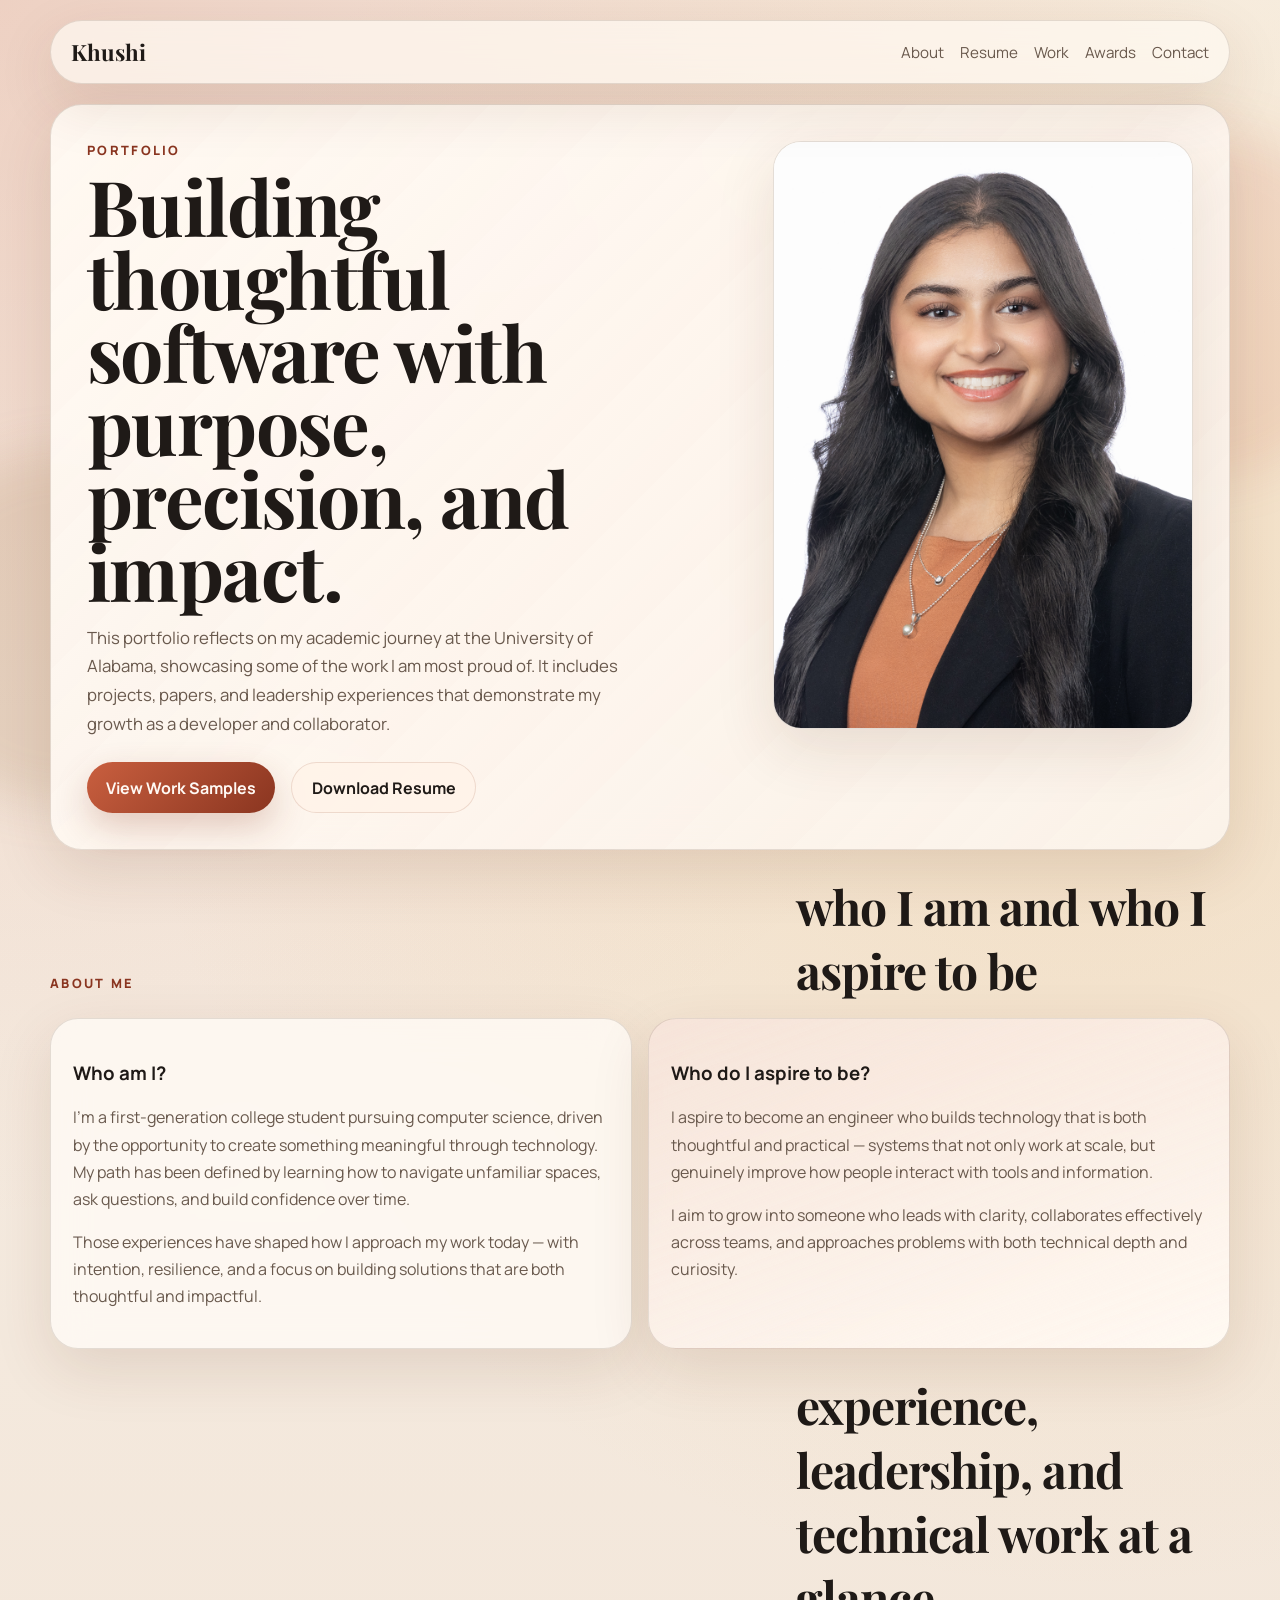
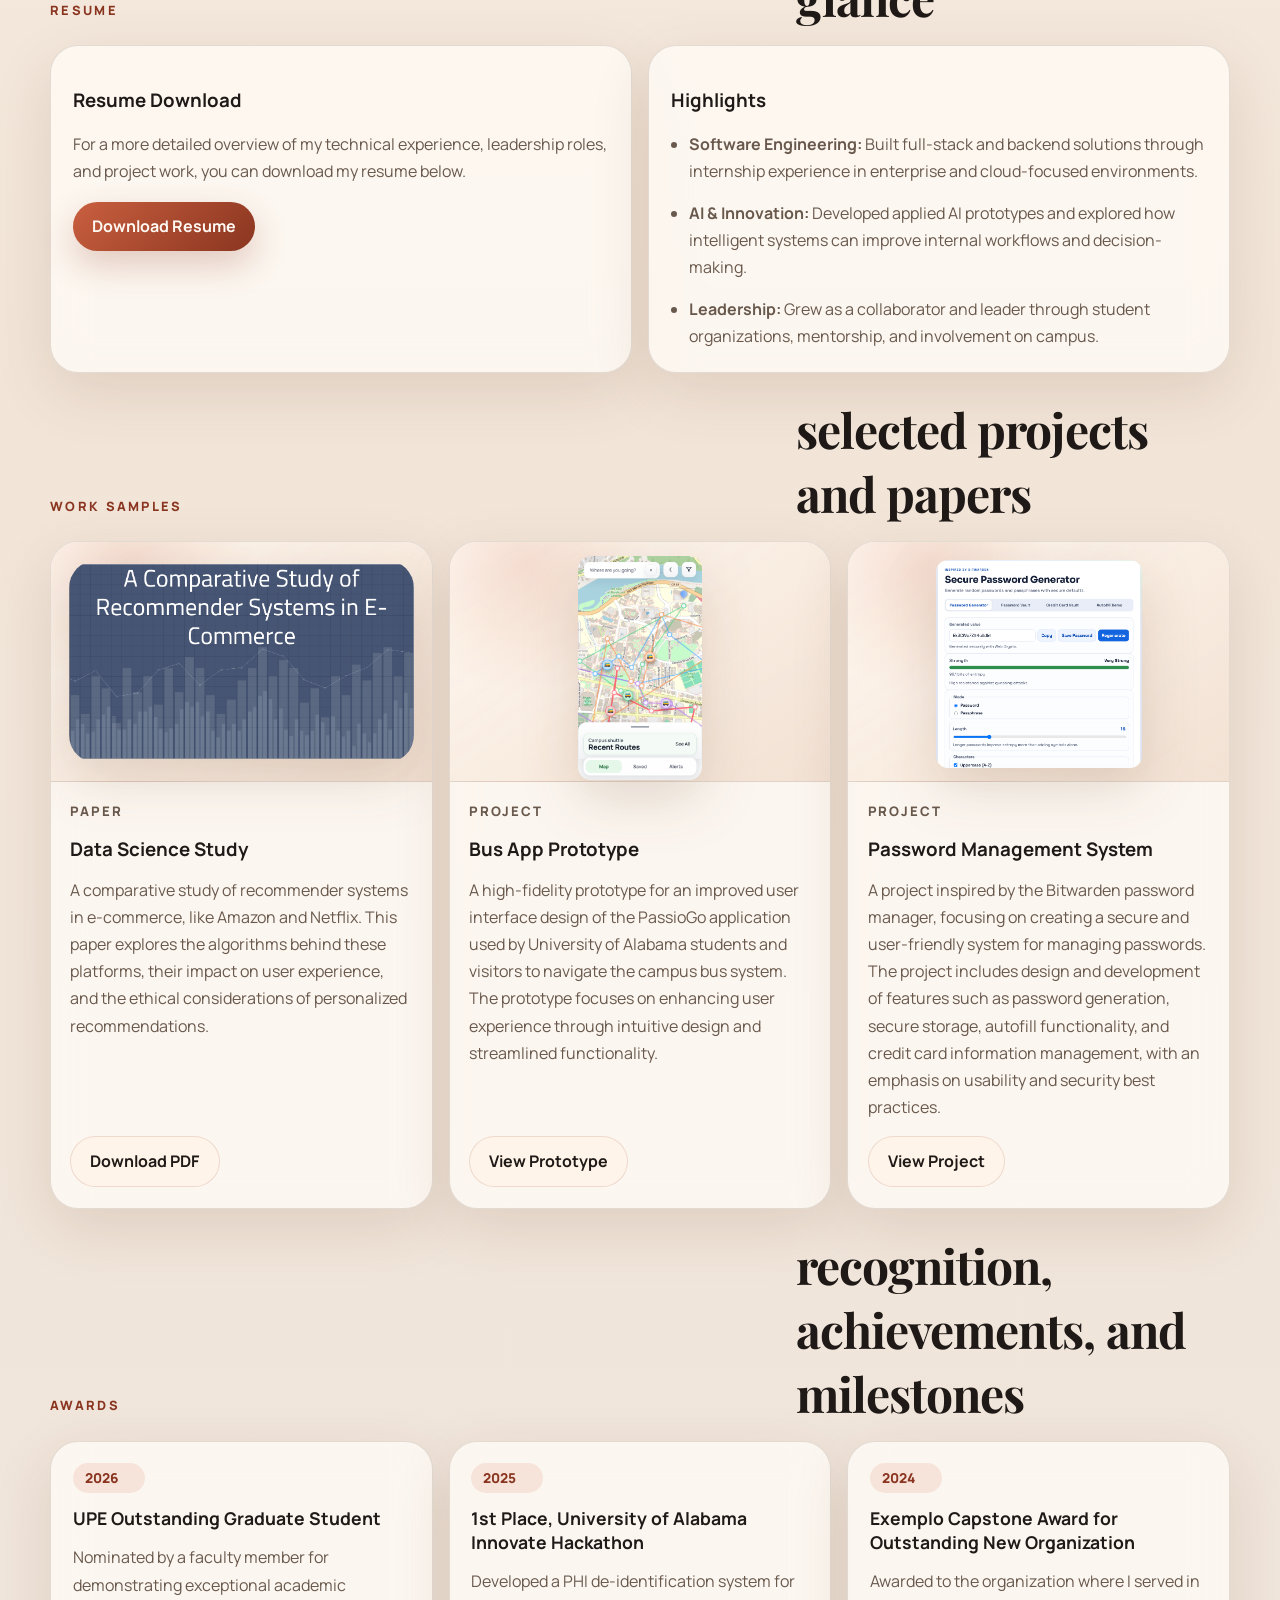
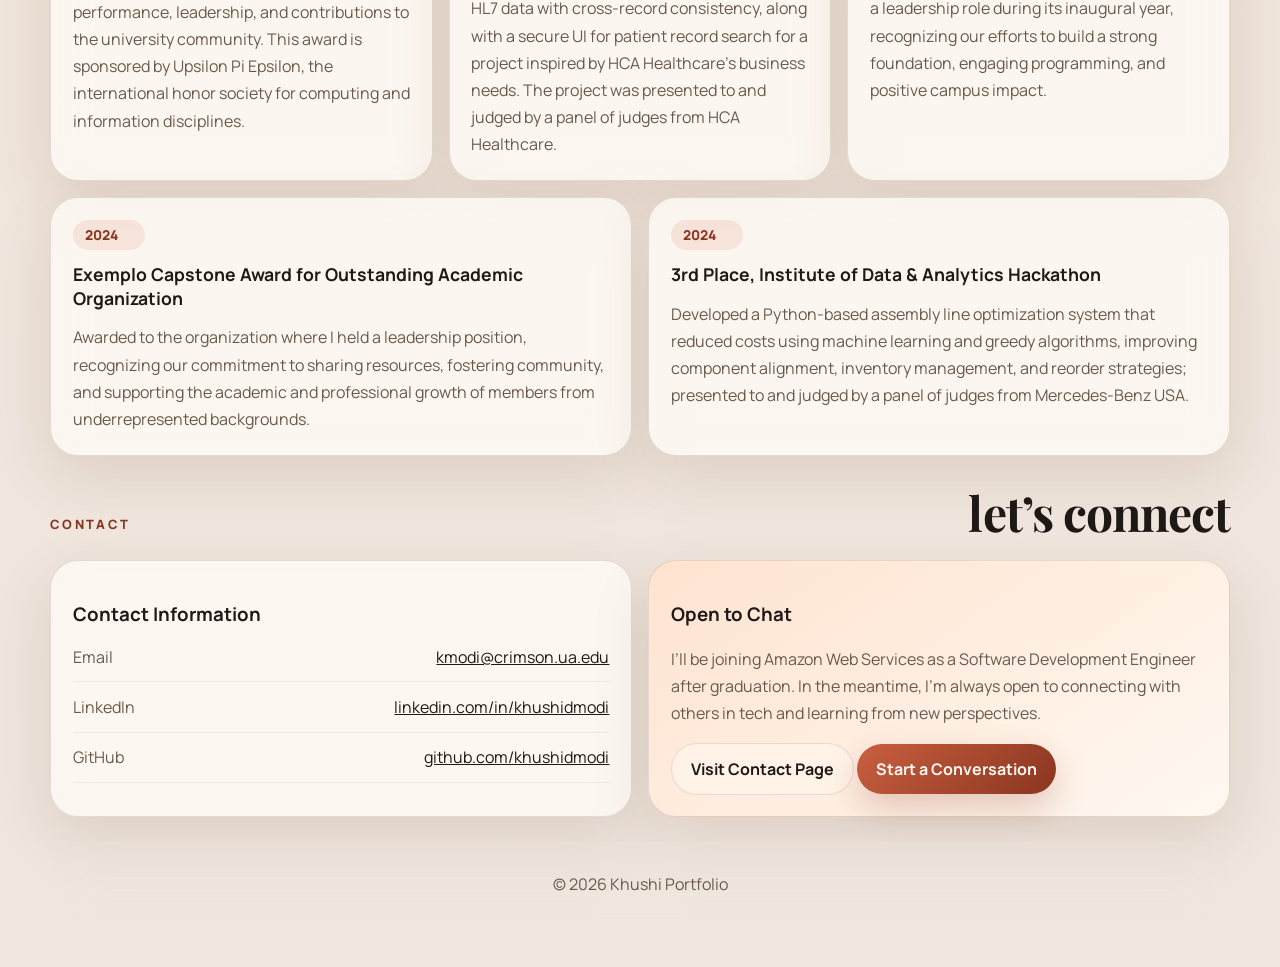
<file: index.html>
<!DOCTYPE html>
<html lang="en">
  <head>
    <meta charset="UTF-8" />
    <meta name="viewport" content="width=device-width, initial-scale=1.0" />
    <title>Khushi Portfolio</title>
    <meta
      name="description"
      content="Portfolio for Khushi featuring an about section, resume, work samples, awards, and contact details."
    />
    <link rel="preconnect" href="https://fonts.googleapis.com" />
    <link rel="preconnect" href="https://fonts.gstatic.com" crossorigin />
    <link
      href="https://fonts.googleapis.com/css2?family=Manrope:wght@400;500;700;800&amp;family=Playfair+Display:wght@600;700&amp;display=swap"
      rel="stylesheet"
    />
    <link rel="stylesheet" href="styles.css" />
  </head>
  <body>
    <div class="page-shell">
      <header class="site-header">
        <a class="brand" href="#top">Khushi</a>
        <nav class="site-nav" aria-label="Primary">
          <a href="#about">About</a>
          <a href="#resume">Resume</a>
          <a href="#samples">Work</a>
          <a href="#awards">Awards</a>
          <a href="contact.html">Contact</a>
        </nav>
      </header>

      <main id="top">
        <section class="hero section-frame">
          <div class="hero-copy">
            <p class="eyebrow">Portfolio</p>
            <h1>Building thoughtful software with purpose, precision, and impact.</h1>
            <p class="lede">
              This portfolio reflects on my academic journey at the University of Alabama, 
              showcasing some of the work I am most proud of. It includes projects, papers, 
              and leadership experiences that demonstrate my growth as a developer and collaborator.
            </p>
            <div class="hero-actions">
              <a class="button button-primary" href="#samples">View Work Samples</a>
              <a class="button button-secondary" href="resume/April2026_KhushiModi_Resume.pdf" download>
                Download Resume
              </a>
            </div>
          </div>
          <aside class="hero-panel">
            <div class="headshot-card">
              <img
                src="assets/headshot.jpg"
              />
            </div>
          </aside>
        </section>

        <section id="about" class="section-grid">
          <div class="section-heading">
            <p class="eyebrow">About Me</p>
            <h2>who I am and who I aspire to be</h2>
          </div>
          <div class="statement-grid">
            <article class="content-card statement-card">
              <h3>Who am I?</h3>
              <p>
                I'm a first-generation college student pursuing computer science, driven by the opportunity to create 
                something meaningful through technology. My path has been defined by learning how to navigate unfamiliar 
                spaces, ask questions, and build confidence over time.
              </p>
              <p>
                Those experiences have shaped how I approach my work today — with intention, resilience, and a focus 
                on building solutions that are both thoughtful and impactful.
              </p>
            </article>
            <article class="content-card statement-card accent-card">
              <h3>Who do I aspire to be?</h3>
              <p>
                I aspire to become an engineer who builds technology that is both thoughtful and practical — 
                systems that not only work at scale, but genuinely improve how people interact with tools and information.
              </p>
              <p>
                I aim to grow into someone who leads with clarity, collaborates effectively across teams, 
                and approaches problems with both technical depth and curiosity.
              </p>
            </article>
          </div>
        </section>

        <section id="resume" class="section-grid">
          <div class="section-heading">
            <p class="eyebrow">Resume</p>
            <h2>experience, leadership, and technical work at a glance</h2>
          </div>
          <div class="resume-layout">
            <article class="content-card resume-card">
              <div>
                <h3>Resume Download</h3>
                <p>
                  For a more detailed overview of my technical experience, leadership roles, 
                  and project work, you can download my resume below.
                </p>
              </div>
              <a class="button button-primary" href="resume/April2026_KhushiModi_Resume.pdf" download>
                Download Resume
              </a>
            </article>
            <article class="content-card timeline-card">
              <h3>Highlights</h3>
              <ul class="timeline">
                <li>
                  <strong>Software Engineering:</strong> Built full-stack and backend solutions through internship experience in enterprise and cloud-focused environments.
                </li>
                <li>
                  <strong>AI & Innovation:</strong> Developed applied AI prototypes and explored how intelligent systems can improve internal workflows and decision-making.
                </li>
                <li>
                  <strong>Leadership:</strong> Grew as a collaborator and leader through student organizations, mentorship, and involvement on campus.
                </li>
              </ul>
            </article>
          </div>
        </section>

        <section id="samples" class="section-grid">
          <div class="section-heading">
            <p class="eyebrow">Work Samples</p>
            <h2>selected projects and papers</h2>
          </div>
          <div class="samples-grid">
            <article class="sample-card content-card">
              <div class="sample-media">
                <img
                  src="assets/data-science-image.png"
                  alt="Preview image for the Data Science Study paper"
                />
              </div>
              <div class="sample-content">
                <p class="sample-type">Paper</p>
                <h3>Data Science Study</h3>
                <p>
                  A comparative study of recommender systems in e-commerce, 
                  like Amazon and Netflix.
                  This paper explores the algorithms behind these platforms, their impact 
                  on user experience, and the ethical considerations of personalized 
                  recommendations.
                </p>
                <a
                  class="button button-secondary"
                  href="work-samples/DataSciencePaper.pdf"
                  download
                >
                  Download PDF
                </a>
              </div>
            </article>
            <article class="sample-card content-card">
              <div class="sample-media sample-media-phone">
                <img
                  src="assets/bus-app-image.png"
                  alt="Mobile screen preview of the Bus App Prototype"
                />
              </div>
              <div class="sample-content">
                <p class="sample-type">Project</p>
                <h3>Bus App Prototype</h3>
                <p>
                  A high-fidelity prototype for an improved user interface design of the PassioGo
                  application used by University of Alabama students and visitors to navigate the 
                  campus bus system. The prototype focuses on enhancing user experience through intuitive 
                  design and streamlined functionality.
                </p>
                <a
                  class="button button-secondary"
                  href="https://manjilasingh.github.io/bus-app-prototype/"
                  target="_blank"
                  rel="noreferrer"
                >
                  View Prototype
                </a>
              </div>
            </article>
            <article class="sample-card content-card">
              <div class="sample-media">
                <img
                  src="assets/password-manager-image.png"
                  alt="Preview image for the Password Management System"
                />
              </div>
              <div class="sample-content">
                <p class="sample-type">Project</p>
                <h3>Password Management System</h3>
                <p>
                  A project inspired by the Bitwarden password manager, focusing on creating a 
                  secure and user-friendly system for managing passwords. The project includes 
                  design and development of features such as password generation, secure storage, 
                  autofill functionality, and credit card information management, with an emphasis on
                  usability and security best practices.
                </p>
                <a
                  class="button button-secondary"
                  href="https://github.com/khushidmodi/password-generator"
                  target="_blank"
                  rel="noreferrer"
                >
                  View Project
                </a>
              </div>
            </article>
          </div>
        </section>

        <section id="awards" class="section-grid">
          <div class="section-heading">
            <p class="eyebrow">Awards</p>
            <h2>recognition, achievements, and milestones</h2>
          </div>
          <div class="awards-grid awards-grid-five">
            <article class="content-card award-card">
              <span class="award-year">2026</span>
              <h3>UPE Outstanding Graduate Student</h3>
              <p>
                Nominated by a faculty member for demonstrating exceptional academic
                performance, leadership, and contributions to the university
                community. This award is sponsored by Upsilon Pi Epsilon, the
                international honor society for computing and information
                disciplines.
              </p>
            </article>
            <article class="content-card award-card">
              <span class="award-year">2025</span>
              <h3>1st Place, University of Alabama Innovate Hackathon</h3>
              <p>
                Developed a PHI de-identification system for HL7 data with cross-record 
                consistency, along with a secure UI for patient record search for a project 
                inspired by HCA Healthcare's business needs. The project was presented to and judged by a 
                panel of judges from HCA Healthcare.
              </p>
            </article>
            <article class="content-card award-card">
              <span class="award-year">2024</span>
              <h3>Exemplo Capstone Award for Outstanding New Organization</h3>
              <p>
                Awarded to the organization where I served in a leadership role
                during its inaugural year, recognizing our efforts to build a
                strong foundation, engaging programming, and positive campus impact.
              </p>
            </article>
            <article class="content-card award-card">
              <span class="award-year">2024</span>
              <h3>Exemplo Capstone Award for Outstanding Academic Organization</h3>
              <p>
                Awarded to the organization where I held a leadership position,
                recognizing our commitment to sharing resources, fostering
                community, and supporting the academic and professional growth of
                members from underrepresented backgrounds.
              </p>
            </article>
            <article class="content-card award-card">
              <span class="award-year">2024</span>
              <h3>3rd Place, Institute of Data &amp; Analytics Hackathon</h3>
              <p>
                Developed a Python-based assembly line optimization system that reduced 
                costs using machine learning and greedy algorithms, improving component 
                alignment, inventory management, and reorder strategies; presented to and 
                judged by a panel of judges from Mercedes-Benz USA.
              </p>
            </article>
          </div>
        </section>

        <section id="contact" class="section-grid">
          <div class="section-heading">
            <p class="eyebrow">Contact</p>
            <h2>let’s connect</h2>
          </div>
          <div class="contact-layout">
            <article class="content-card contact-card">
              <h3>Contact Information</h3>
              <ul class="contact-list">
                <li><span>Email</span><a href="mailto:kmodi@crimson.ua.edu">kmodi@crimson.ua.edu</a></li>
                <li><span>LinkedIn</span><a href="https://www.linkedin.com/in/khushidmodi" target="_blank" rel="noreferrer">linkedin.com/in/khushidmodi</a></li>
                <li><span>GitHub</span><a href="https://github.com/khushidmodi" target="_blank" rel="noreferrer">github.com/khushidmodi</a></li>
              </ul>
            </article>
            <article class="content-card contact-card spotlight-card">
              <h3>Open to Chat</h3>
              <p>
                I’ll be joining Amazon Web Services as a Software Development Engineer after graduation. 
                In the meantime, I’m always open to connecting with others in tech and learning from new perspectives.
              </p>
              <a class="button button-secondary" href="contact.html">
                Visit Contact Page
              </a>
              <a class="button button-primary" href="mailto:kmodi@crimson.ua.edu">
                Start a Conversation
              </a>
            </article>
          </div>
        </section>
      </main>

      <footer class="site-footer">
        <p>&copy; <span id="year"></span> Khushi Portfolio</p>
      </footer>
    </div>

    <script src="script.js"></script>
  </body>
</html>
</file>
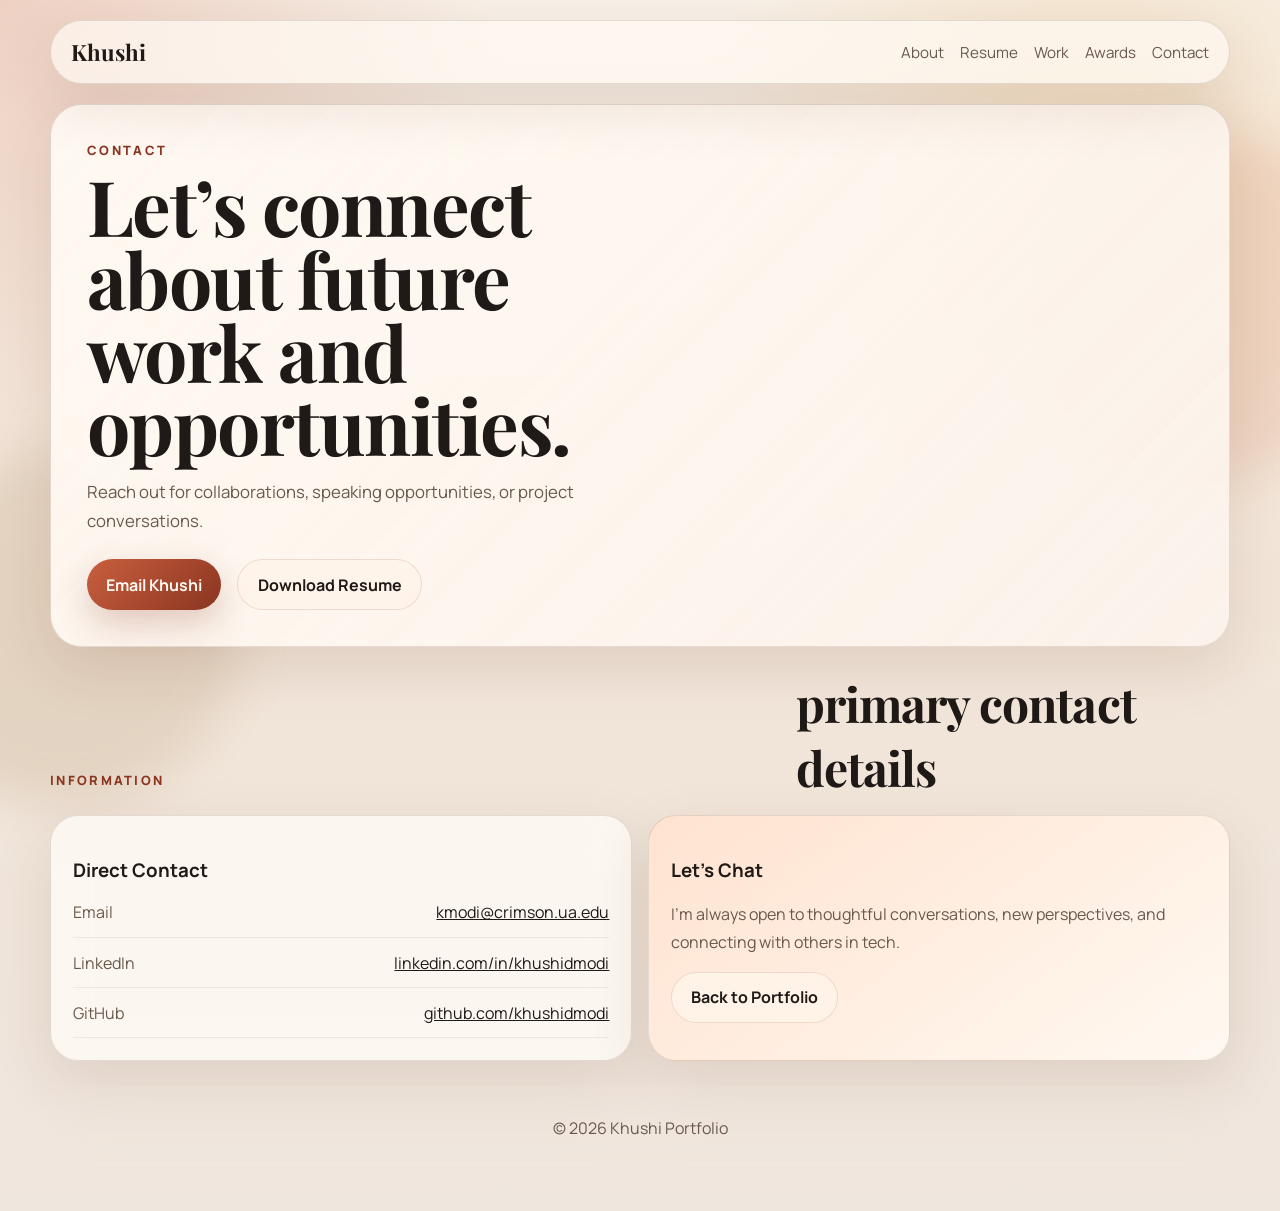
<file: contact.html>
<!DOCTYPE html>
<html lang="en">
  <head>
    <meta charset="UTF-8" />
    <meta name="viewport" content="width=device-width, initial-scale=1.0" />
    <title>Contact | Khushi Portfolio</title>
    <meta
      name="description"
      content="Contact page for Khushi's portfolio."
    />
    <link rel="preconnect" href="https://fonts.googleapis.com" />
    <link rel="preconnect" href="https://fonts.gstatic.com" crossorigin />
    <link
      href="https://fonts.googleapis.com/css2?family=Manrope:wght@400;500;700;800&amp;family=Playfair+Display:wght@600;700&amp;display=swap"
      rel="stylesheet"
    />
    <link rel="stylesheet" href="styles.css" />
  </head>
  <body>
    <div class="page-shell">
      <header class="site-header">
        <a class="brand" href="index.html">Khushi</a>
        <nav class="site-nav" aria-label="Primary">
          <a href="index.html#about">About</a>
          <a href="index.html#resume">Resume</a>
          <a href="index.html#samples">Work</a>
          <a href="index.html#awards">Awards</a>
          <a href="contact.html">Contact</a>
        </nav>
      </header>

      <main>
        <section class="hero section-frame subpage-hero">
          <div class="hero-copy">
            <p class="eyebrow">Contact</p>
            <h1>Let’s connect about future work and opportunities.</h1>
            <p class="lede">
              Reach out for collaborations, speaking
              opportunities, or project conversations.
            </p>
            <div class="hero-actions">
              <a class="button button-primary" href="mailto:kmodi@crimson.ua.edu">
                Email Khushi
              </a>
              <a class="button button-secondary" href="resume/Khushi-Resume.txt" download>
                Download Resume
              </a>
            </div>
          </div>
        </section>

        <section class="section-grid">
          <div class="section-heading">
            <p class="eyebrow">Information</p>
            <h2>primary contact details</h2>
          </div>
          <div class="contact-layout">
            <article class="content-card contact-card">
              <h3>Direct Contact</h3>
              <ul class="contact-list">
                <li><span>Email</span><a href="mailto:kmodi@crimson.ua.edu">kmodi@crimson.ua.edu</a></li>
                <li><span>LinkedIn</span><a href="https://www.linkedin.com/in/khushidmodi" target="_blank" rel="noreferrer">linkedin.com/in/khushidmodi</a></li>
                <li><span>GitHub</span><a href="https://github.com/khushidmodi" target="_blank" rel="noreferrer">github.com/khushidmodi</a></li>
              </ul>
            </article>
            <article class="content-card contact-card spotlight-card">
              <h3>Let's Chat</h3>
              <p>
                I’m always open to thoughtful conversations, new perspectives, and 
                connecting with others in tech.
              </p>
              <a class="button button-secondary" href="index.html">
                Back to Portfolio
              </a>
            </article>
          </div>
        </section>
      </main>

      <footer class="site-footer">
        <p>&copy; <span id="year"></span> Khushi Portfolio</p>
      </footer>
    </div>

    <script src="script.js"></script>
  </body>
</html>
</file>
<file: styles.css>
:root {
  --bg: #f6efe6;
  --bg-soft: rgba(255, 248, 239, 0.72);
  --surface: rgba(255, 252, 247, 0.78);
  --surface-strong: rgba(255, 249, 242, 0.94);
  --ink: #1f1a17;
  --muted: #69594d;
  --line: rgba(79, 57, 39, 0.15);
  --accent: #c95f3f;
  --accent-deep: #8a3520;
  --accent-soft: #f0cfb7;
  --shadow: 0 20px 60px rgba(87, 45, 20, 0.12);
  --radius-lg: 28px;
  --radius-md: 20px;
  --max-width: 1180px;
}

* {
  box-sizing: border-box;
}

html {
  scroll-behavior: smooth;
}

body {
  margin: 0;
  min-height: 100vh;
  font-family: "Manrope", sans-serif;
  color: var(--ink);
  background:
    radial-gradient(circle at top left, rgba(201, 95, 63, 0.22), transparent 28%),
    radial-gradient(circle at 85% 15%, rgba(234, 190, 125, 0.32), transparent 26%),
    linear-gradient(180deg, #f8f1e8 0%, #f2e5d8 48%, #efe6de 100%);
}

body::before,
body::after {
  content: "";
  position: fixed;
  inset: auto;
  width: 22rem;
  height: 22rem;
  border-radius: 50%;
  filter: blur(24px);
  pointer-events: none;
  z-index: -1;
}

body::before {
  top: 8rem;
  right: -6rem;
  background: rgba(201, 95, 63, 0.12);
}

body::after {
  bottom: 6rem;
  left: -7rem;
  background: rgba(157, 119, 73, 0.16);
}

a {
  color: inherit;
}

img {
  display: block;
  max-width: 100%;
}

.page-shell {
  width: min(calc(100% - 2rem), var(--max-width));
  margin: 0 auto;
  padding: 1.25rem 0 2.5rem;
}

.site-header,
.site-footer,
.section-frame,
.content-card {
  backdrop-filter: blur(18px);
}

.site-header {
  position: sticky;
  top: 1rem;
  z-index: 10;
  display: flex;
  justify-content: space-between;
  align-items: center;
  padding: 1rem 1.25rem;
  margin-bottom: 1.25rem;
  border: 1px solid var(--line);
  border-radius: 999px;
  background: rgba(255, 249, 242, 0.7);
  box-shadow: var(--shadow);
}

.brand {
  font-family: "Playfair Display", serif;
  font-size: 1.4rem;
  font-weight: 700;
  text-decoration: none;
}

.site-nav {
  display: flex;
  gap: 1rem;
  flex-wrap: wrap;
}

.site-nav a {
  text-decoration: none;
  color: var(--muted);
  font-size: 0.95rem;
}

.hero {
  display: grid;
  grid-template-columns: 1.4fr 0.9fr;
  gap: 2rem;
  padding: 2.25rem;
  border: 1px solid var(--line);
  border-radius: calc(var(--radius-lg) + 4px);
  background:
    linear-gradient(135deg, rgba(255, 249, 242, 0.9), rgba(251, 241, 233, 0.72)),
    rgba(255, 252, 247, 0.68);
  box-shadow: var(--shadow);
}

.subpage-hero {
  min-height: 22rem;
  align-items: center;
}

.hero-copy h1,
.section-heading h2 {
  font-family: "Playfair Display", serif;
  letter-spacing: -0.02em;
}

.hero-copy h1 {
  margin: 0 0 1rem;
  font-size: clamp(2.6rem, 6vw, 5rem);
  line-height: 0.95;
  max-width: 10ch;
}

.lede {
  max-width: 55ch;
  color: var(--muted);
  font-size: 1.05rem;
  line-height: 1.7;
}

.eyebrow {
  margin: 0 0 0.65rem;
  font-size: 0.8rem;
  font-weight: 800;
  letter-spacing: 0.18em;
  text-transform: uppercase;
  color: var(--accent-deep);
}

.hero-actions,
.resume-layout,
.contact-layout,
.statement-grid,
.awards-grid,
.samples-grid {
  display: grid;
  gap: 1rem;
}

.hero-actions {
  margin-top: 1.5rem;
  display: flex;
  flex-wrap: wrap;
}

.button {
  display: inline-flex;
  align-items: center;
  justify-content: center;
  min-height: 3rem;
  padding: 0.85rem 1.2rem;
  border-radius: 999px;
  text-decoration: none;
  font-weight: 700;
  transition: transform 180ms ease, box-shadow 180ms ease, background 180ms ease;
}

.button:hover,
.button:focus-visible {
  transform: translateY(-2px);
}

.button-primary {
  color: #fff9f4;
  background: linear-gradient(135deg, var(--accent), var(--accent-deep));
  box-shadow: 0 14px 34px rgba(138, 53, 32, 0.24);
}

.button-secondary {
  color: var(--ink);
  background: rgba(255, 244, 233, 0.92);
  border: 1px solid rgba(138, 53, 32, 0.14);
}

.hero-panel {
  display: grid;
  gap: 1rem;
  align-content: start;
}

.headshot-card,
.brand-note,
.content-card {
  border: 1px solid var(--line);
  border-radius: var(--radius-lg);
  background: var(--surface);
  box-shadow: var(--shadow);
}

.headshot-card {
  overflow: hidden;
}

.headshot-card p {
  margin: 0;
  padding: 0.9rem 1rem 1rem;
  color: var(--muted);
}

.brand-note {
  padding: 1.2rem;
}

.brand-note span {
  display: block;
  margin-bottom: 0.35rem;
  color: var(--muted);
  font-size: 0.9rem;
}

.brand-note strong {
  font-size: 1.05rem;
}

.section-grid {
  margin-top: 1.5rem;
}

.section-heading {
  display: flex;
  justify-content: space-between;
  gap: 2rem;
  align-items: end;
  margin-bottom: 1rem;
}

.section-heading h2 {
  margin: 0;
  font-size: clamp(1.8rem, 4vw, 3rem);
  max-width: 14ch;
}

.content-card {
  padding: 1.35rem;
}

.statement-grid,
.resume-layout,
.contact-layout {
  grid-template-columns: repeat(2, minmax(0, 1fr));
}

.statement-card,
.award-card,
.sample-card,
.resume-card,
.timeline-card,
.contact-card {
  min-height: 100%;
}

.statement-card p,
.award-card p,
.sample-card p,
.resume-card p,
.timeline-card li,
.contact-card p {
  color: var(--muted);
  line-height: 1.7;
}

.accent-card {
  background:
    linear-gradient(160deg, rgba(201, 95, 63, 0.12), rgba(255, 249, 242, 0.9)),
    var(--surface);
}

.timeline {
  margin: 1rem 0 0;
  padding-left: 1.15rem;
}

.timeline li + li {
  margin-top: 0.9rem;
}

.samples-grid {
  grid-template-columns: repeat(3, minmax(0, 1fr));
}

.sample-card {
  overflow: hidden;
  padding: 0;
  display: flex;
  flex-direction: column;
}

.sample-media {
  display: grid;
  place-items: center;
  min-height: 15rem;
  aspect-ratio: 16 / 10;
  padding: 1.1rem;
  border-bottom: 1px solid var(--line);
  background:
    radial-gradient(circle at 20% 10%, rgba(201, 95, 63, 0.16), transparent 34%),
    linear-gradient(145deg, rgba(255, 248, 240, 0.96), rgba(235, 210, 190, 0.58));
}

.sample-media img {
  width: 100%;
  height: 100%;
  max-height: 13rem;
  object-fit: contain;
  border-radius: var(--radius-lg);
  filter: drop-shadow(0 18px 28px rgba(87, 45, 20, 0.16));
}

.sample-media-phone {
  padding: 0.9rem;
}

.sample-media-phone img {
  max-width: 58%;
  max-height: 14rem;
  border-radius: var(--radius-lg);
}

.sample-content {
  padding: 1.1rem 1.2rem 1.3rem;
  display: flex;
  flex-direction: column;
  align-items: flex-start;
  gap: 0.9rem;
  flex: 1;
}

.sample-content .button {
  margin-top: auto;
}

.sample-content h3,
.sample-content p {
  margin: 0;
}

.sample-type {
  margin: 0 0 0.4rem;
  color: var(--accent-deep);
  font-size: 0.82rem;
  text-transform: uppercase;
  letter-spacing: 0.14em;
  font-weight: 800;
}

.awards-grid {
  grid-template-columns: repeat(3, minmax(0, 1fr));
}

.awards-grid-five {
  grid-template-columns: repeat(12, minmax(0, 1fr));
}

.awards-grid-five .award-card {
  display: flex;
  flex-direction: column;
  gap: 0.85rem;
  min-height: 100%;
}

.awards-grid-five .award-card:nth-child(-n + 3) {
  grid-column: span 4;
}

.awards-grid-five .award-card:nth-child(n + 4) {
  grid-column: span 6;
}

.award-card h3,
.award-card p {
  margin: 0;
}

.award-card h3 {
  font-size: 1.1rem;
  line-height: 1.35;
}

.award-year {
  display: inline-flex;
  align-self: flex-start;
  min-width: 4.5rem;
  padding: 0.38rem 0.75rem;
  border-radius: 999px;
  background: rgba(201, 95, 63, 0.12);
  color: var(--accent-deep);
  font-size: 0.85rem;
  font-weight: 800;
}

.contact-list {
  list-style: none;
  padding: 0;
  margin: 1rem 0 0;
  display: grid;
  gap: 0.85rem;
}

.contact-list li {
  display: flex;
  justify-content: space-between;
  gap: 1rem;
  padding-bottom: 0.85rem;
  border-bottom: 1px solid rgba(79, 57, 39, 0.08);
}

.contact-list li span:first-child {
  color: var(--muted);
}

.spotlight-card {
  background:
    linear-gradient(145deg, rgba(255, 225, 205, 0.9), rgba(255, 249, 242, 0.9)),
    var(--surface-strong);
}

.site-footer {
  margin-top: 1.5rem;
  padding: 1rem 1.25rem;
  text-align: center;
  color: var(--muted);
}

@media (max-width: 960px) {
  .hero,
  .statement-grid,
  .resume-layout,
  .contact-layout,
  .samples-grid,
  .awards-grid {
    grid-template-columns: 1fr;
  }

  .awards-grid-five .award-card:nth-child(n) {
    grid-column: span 12;
  }

  .section-heading {
    flex-direction: column;
    align-items: start;
  }

  .section-heading h2 {
    max-width: none;
  }
}

@media (max-width: 720px) {
  .page-shell {
    width: min(calc(100% - 1rem), var(--max-width));
  }

  .site-header {
    position: static;
    border-radius: 24px;
    padding: 1rem;
    align-items: start;
    flex-direction: column;
    gap: 0.9rem;
  }

  .site-nav {
    gap: 0.8rem 1rem;
  }

  .hero {
    padding: 1.35rem;
  }

  .hero-copy h1 {
    max-width: none;
  }

  .contact-list li {
    flex-direction: column;
  }
}
</file>
